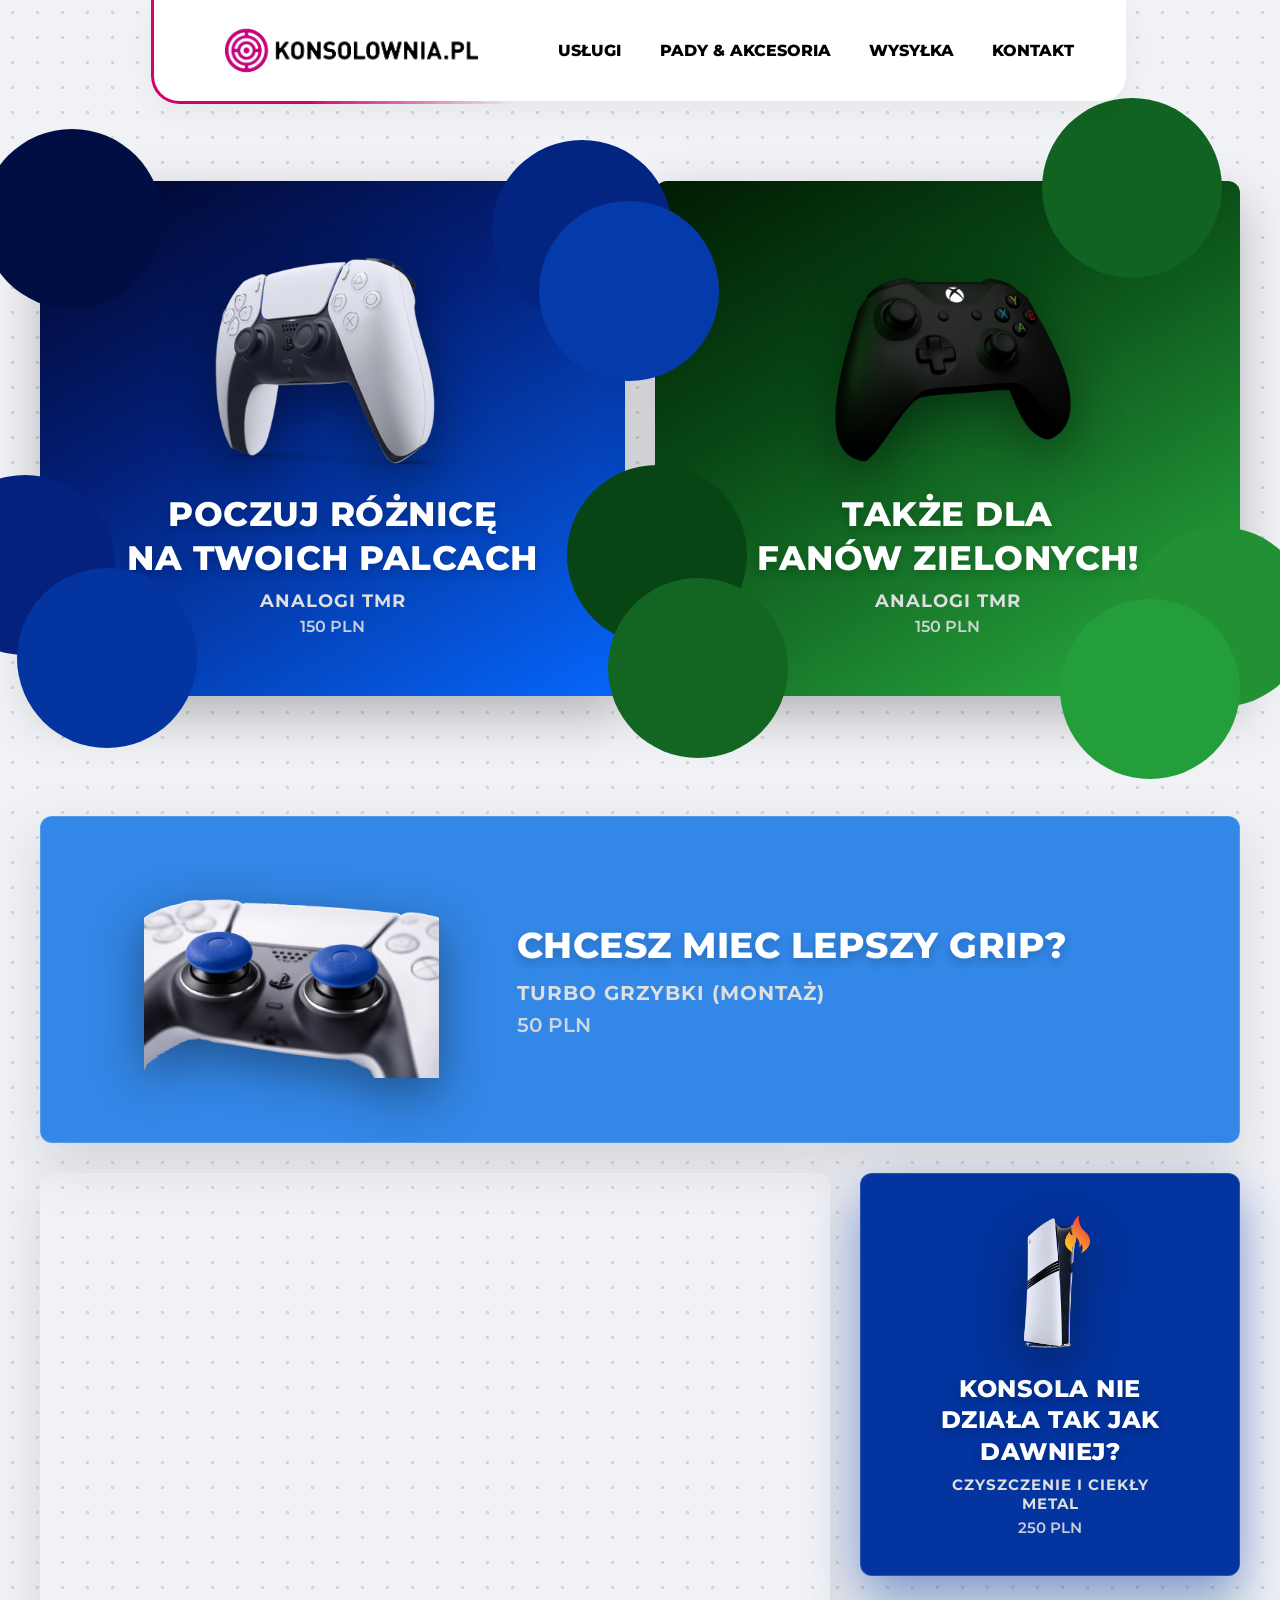
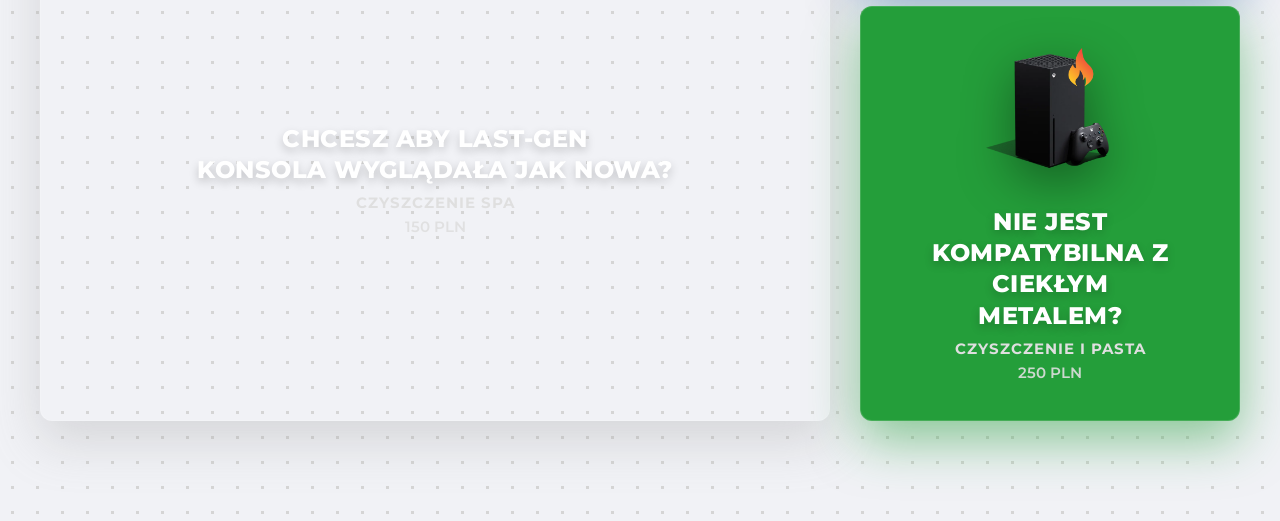
<file: index.html>
<!DOCTYPE html>
<html lang="pl">

<head>
    <meta charset="UTF-8">
    <meta name="viewport" content="width=device-width, initial-scale=1.0">
    <title>Konsolownia</title>
    <link href="https://fonts.googleapis.com/css2?family=Montserrat:wght@500;700;800&display=swap" rel="stylesheet">
    <link rel="stylesheet" href="style.css">
</head>

<body>

    <div class="header-wrapper">
        <div class="header-accent"></div>
        <nav class="header">
            <div class="logo-container">
                <img src="images/konsolownia.png" alt="Konsolownia Logo">
            </div>
            <div class="hamburger" role="button" aria-label="Menu" tabindex="0">
                <span></span>
                <span></span>
                <span></span>
            </div>
            <ul class="nav-links">
                <li><a href="#">USŁUGI</a></li>
                <li><a href="akcesoria/">PADY & AKCESORIA</a></li>
                <li><a href="wysylka/">WYSYŁKA</a></li>
                <li><a href="kontakt/">KONTAKT</a></li>
            </ul>
        </nav>
    </div>

    <main>
        <div class="top-cards">
            <div class="card-container">
                <div class="circle blue-circle-1"></div>
                <div class="circle blue-circle-2"></div>
                <div class="circle blue-circle-3"></div>
                <div class="circle blue-circle-4"></div>
                <div class="circle blue-circle-5"></div>

                <div class="card blue-card">
                    <img src="images/section-01.png" alt="PS5 Controllers" class="product-img">
                    <div class="card-text">
                        <h2>POCZUJ RÓŻNICĘ<br>NA TWOICH PALCACH</h2>
                        <p>ANALOGI TMR</p>
                        <div class="price">150 PLN</div>
                    </div>
                </div>
            </div>

            <div class="card-container">
                <div class="circle green-circle-1"></div>
                <div class="circle green-circle-2"></div>
                <div class="circle green-circle-3"></div>
                <div class="circle green-circle-4"></div>
                <div class="circle green-circle-5"></div>

                <div class="card green-card">
                    <img src="images/xbox1.png" alt="Xbox Controllers" class="product-img">
                    <div class="card-text">
                        <h2>TAKŻE DLA<br>FANÓW ZIELONYCH!</h2>
                        <p>ANALOGI TMR</p>
                        <div class="price">150 PLN</div>
                    </div>
                </div>
            </div>
        </div>

        <div class="gray-grid">
            <div class="card gray-card grid-span-full">
                <img src="images/grzybki.png" alt="Turbo grzybki do pada" class="product-img">
                <div class="card-text">
                    <h2>Chcesz miec lepszy grip?</h2>
                    <p>turbo grzybki (montaż)</p>
                    <div class="price">50 PLN</div>
                </div>
            </div>
            <div class="card gray-card animated-bg-card grid-span-large">
                <div class="image-slider">
                    <img src="images/ps5.png" alt="PlayStation 5" class="product-img">
                    <img src="images/xboxseries.png" alt="Xbox Series" class="product-img">
                    <img src="images/ps3.png" alt="PlayStation 3" class="product-img">
                    <img src="images/xbox360.png" alt="Xbox 360" class="product-img">
                </div>
                <div class="card-text">
                    <h2>Chcesz aby last-gen<br>konsola wyglądała jak nowa?</h2>
                    <p>Czyszczenie spa</p>
                    <div class="price">150 PLN</div>
                </div>
            </div>
            <div class="card gray-card gray-card-ps5 grid-span-small">
                <img src="images/ps5_hot.png" alt="Konsola PS5 przed naprawą" class="product-img">
                <div class="card-text">
                    <h2>Konsola nie działa tak jak dawniej?</h2>
                    <p>Czyszczenie i ciekły metal</p>
                    <div class="price">250 PLN</div>
                </div>
            </div>
            <div class="card gray-card gray-card-xbox grid-span-small">
                <img src="images/xbox_hot.png" alt="Konsola Xbox przed naprawą" class="product-img">
                <div class="card-text">
                    <h2>Nie jest kompatybilna z ciekłym metalem?</h2>
                    <p>Czyszczenie i pasta</p>
                    <div class="price">250 PLN</div>
                </div>
            </div>
        </div>
    </main>

    <script>
        window.addEventListener('scroll', () => {
            const header = document.querySelector('.header-wrapper');
            if (window.scrollY > 10) {
                header.classList.add('scrolled');
            } else {
                header.classList.remove('scrolled');
            }
        });

        const hamburger = document.querySelector('.hamburger');
        const navLinks = document.querySelector('.nav-links');

        hamburger.addEventListener('click', () => {
            navLinks.classList.toggle('active');
            hamburger.classList.toggle('active');
        });

        hamburger.addEventListener('keydown', (e) => {
            if (e.key === 'Enter' || e.key === ' ') {
                e.preventDefault();
                navLinks.classList.toggle('active');
                hamburger.classList.toggle('active');
            }
        });
    </script>
</body>

</html>
</file>
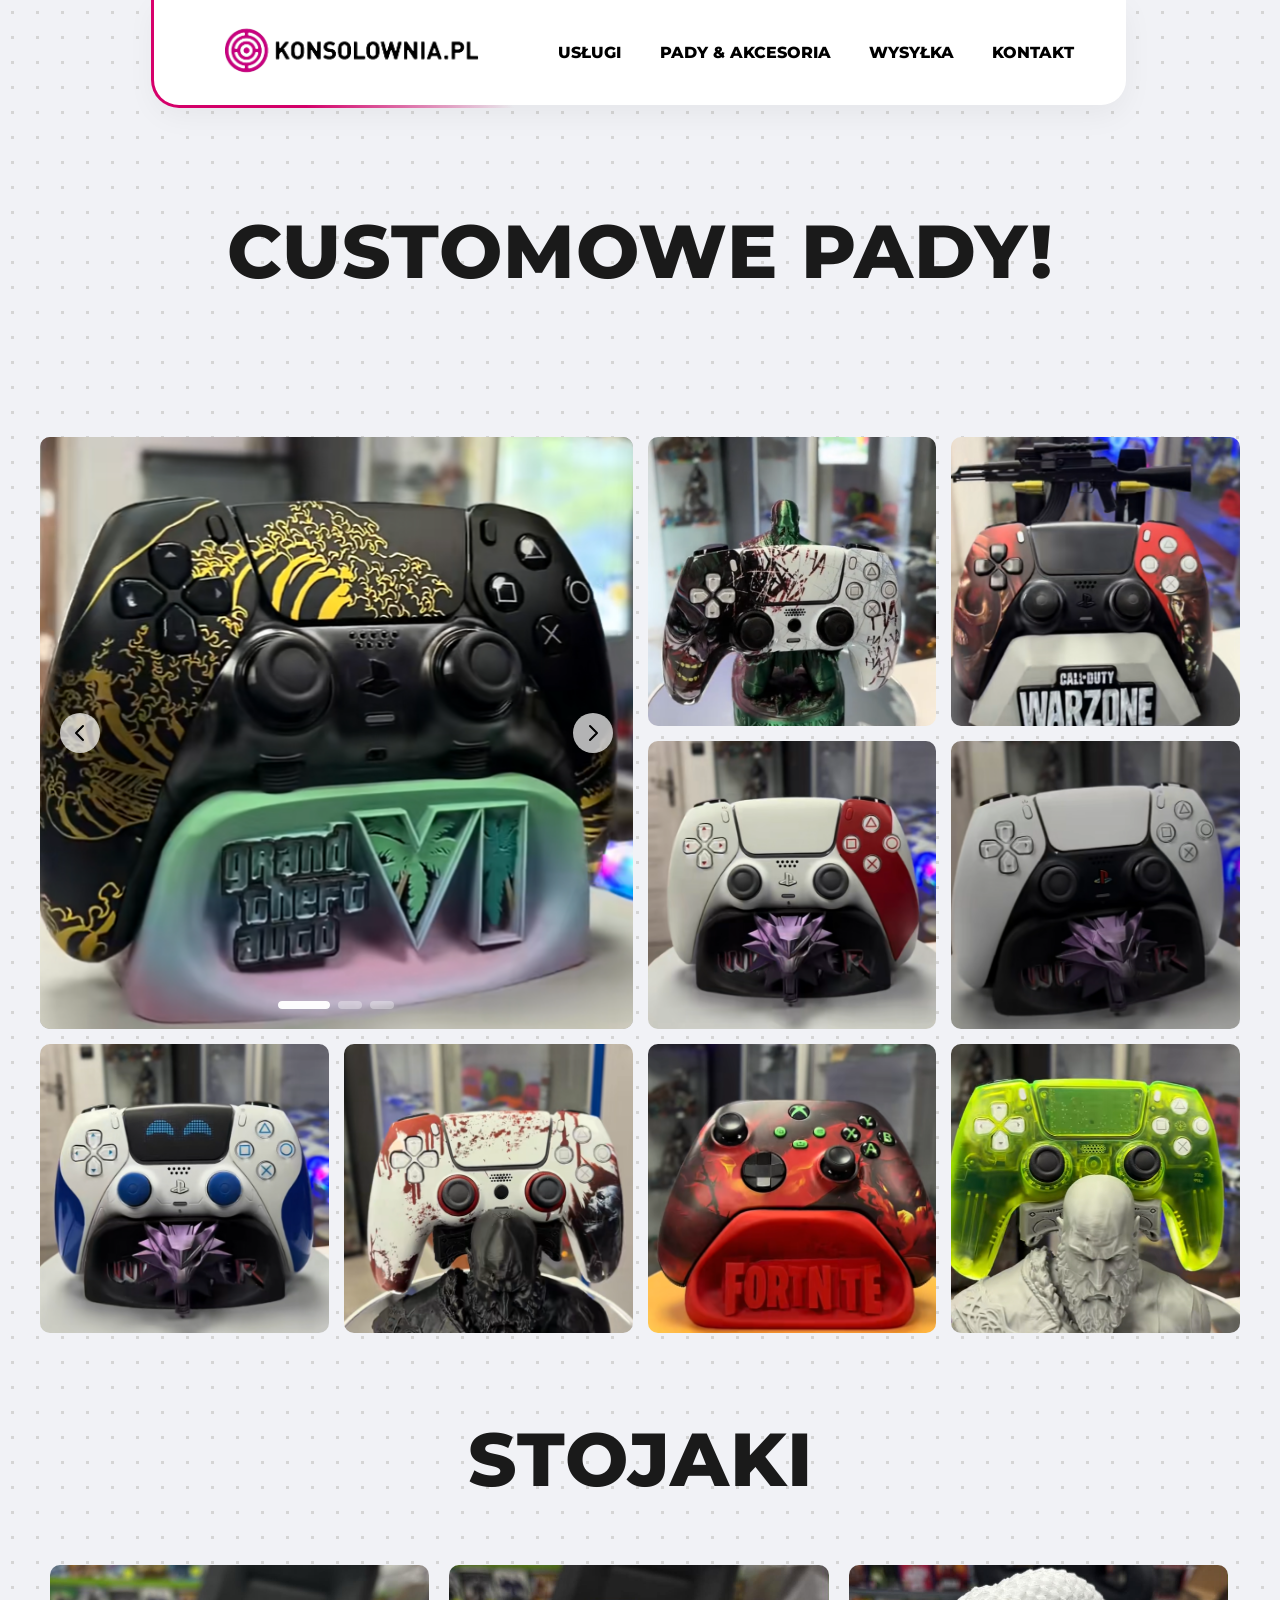
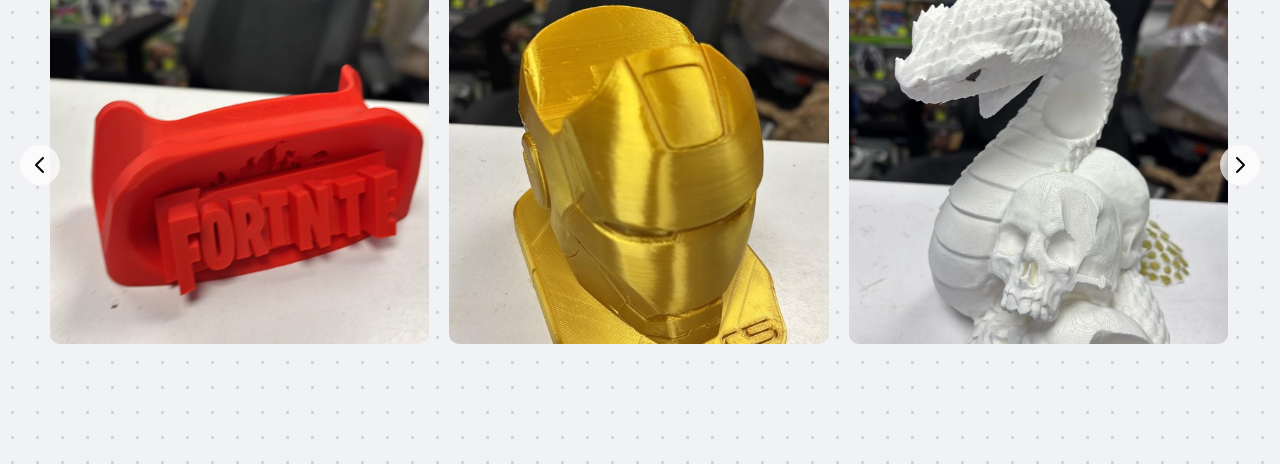
<file: akcesoria/index.html>
<!DOCTYPE html>
<html lang="pl">

<head>
    <meta charset="UTF-8">
    <meta name="viewport" content="width=device-width, initial-scale=1.0">
    <title>Konsolownia - Akcesoria</title>
    <link href="https://fonts.googleapis.com/css2?family=Montserrat:wght@500;700;800&display=swap" rel="stylesheet">
    <link rel="stylesheet" href="../style.css">
    <link rel="stylesheet" href="akcesoria.css">
</head>

<body>

    <div class="header-wrapper">
        <div class="header-accent"></div>
        <nav class="header">
            <div class="logo-container">
                <a href="../"><img src="../images/konsolownia.png" alt="Konsolownia Logo"></a>
            </div>
            <div class="hamburger" role="button" aria-label="Menu" tabindex="0">
                <span></span>
                <span></span>
                <span></span>
            </div>
            <ul class="nav-links">
                <li><a href="../">USŁUGI</a></li>
                <li><a href="./">PADY & AKCESORIA</a></li>
                <li><a href="../wysylka/">WYSYŁKA</a></li>
                <li><a href="../kontakt/">KONTAKT</a></li>
            </ul>
        </nav>
    </div>

    <main class="akcesoria-main">
        <h1 class="page-title">CUSTOMOWE PADY!</h1>

        <div class="custom-gallery">
            <div class="gallery-grid">
                <!-- Large swiping block -->
                <div class="gallery-large-block gallery-item">
                    <button class="slider-arrow prev-arrow" aria-label="Previous image">
                        <svg viewBox="0 0 24 24" fill="none">
                            <path d="M15 19l-7-7 7-7" stroke="currentColor" stroke-width="2" stroke-linecap="round"
                                stroke-linejoin="round" />
                        </svg>
                    </button>
                    <button class="slider-arrow next-arrow" aria-label="Next image">
                        <svg viewBox="0 0 24 24" fill="none">
                            <path d="M9 5l7 7-7 7" stroke="currentColor" stroke-width="2" stroke-linecap="round"
                                stroke-linejoin="round" />
                        </svg>
                    </button>

                    <div class="gallery-slider">
                        <div class="slider-item">
                            <img src="../images/pady/pad1.png" alt="Customowy Pad 1">
                        </div>
                        <div class="slider-item">
                            <img src="../images/pady/pad2.png" alt="Customowy Pad 2">
                        </div>
                        <div class="slider-item">
                            <img src="../images/pady/pad3.png" alt="Customowy Pad 3">
                        </div>
                    </div>

                    <div class="slider-indicators" role="tablist">
                        <span class="indicator active" data-index="0" role="tab" tabindex="0" aria-label="Slajd 1"
                            aria-selected="true"></span>
                        <span class="indicator" data-index="1" role="tab" tabindex="0" aria-label="Slajd 2"
                            aria-selected="false"></span>
                        <span class="indicator" data-index="2" role="tab" tabindex="0" aria-label="Slajd 3"
                            aria-selected="false"></span>
                    </div>
                </div>

                <!-- 8 Smaller blocks -->
                <div class="gallery-small-block gallery-item">
                    <img src="../images/pady/pad4.png" alt="Customowy Pad 4">
                </div>
                <div class="gallery-small-block gallery-item">
                    <img src="../images/pady/pad5.png" alt="Customowy Pad 5">
                </div>
                <div class="gallery-small-block gallery-item">
                    <img src="../images/pady/pad6.png" alt="Customowy Pad 6">
                </div>
                <div class="gallery-small-block gallery-item">
                    <img src="../images/pady/pad7.png" alt="Customowy Pad 7">
                </div>
                <div class="gallery-small-block gallery-item">
                    <img src="../images/pady/pad8.png" alt="Customowy Pad 8">
                </div>
                <div class="gallery-small-block gallery-item">
                    <img src="../images/pady/pad9.png" alt="Customowy Pad 9">
                </div>
                <div class="gallery-small-block gallery-item">
                    <img src="../images/pady/pad10.png" alt="Customowy Pad 10">
                </div>
                <div class="gallery-small-block gallery-item">
                    <img src="../images/pady/pad11.png" alt="Customowy Pad 11">
                </div>
            </div>
            <h1 class="page-title" style="margin-top: 80px;">STOJAKI</h1>

            <div class="stojaki-slider-container">
                <button class="slider-arrow prev-arrow stojaki-prev" aria-label="Previous image">
                    <svg viewBox="0 0 24 24" fill="none">
                        <path d="M15 19l-7-7 7-7" stroke="currentColor" stroke-width="2" stroke-linecap="round"
                            stroke-linejoin="round" />
                    </svg>
                </button>
                <button class="slider-arrow next-arrow stojaki-next" aria-label="Next image">
                    <svg viewBox="0 0 24 24" fill="none">
                        <path d="M9 5l7 7-7 7" stroke="currentColor" stroke-width="2" stroke-linecap="round"
                            stroke-linejoin="round" />
                    </svg>
                </button>

                <div class="stojaki-slider">
                    <div class="stojaki-item">
                        <img src="../images/stojaki/58c4ffa3-fc5d-47c8-93b4-928f5fe8b265.jpg" alt="Stojak">
                    </div>
                    <div class="stojaki-item">
                        <img src="../images/stojaki/6ff23b5e-7c3e-4bc6-9e9f-a4c78ec19944 (1).jpg" alt="Stojak">
                    </div>
                    <div class="stojaki-item">
                        <img src="../images/stojaki/b44e65d2-81ef-49c8-bd2f-269dceb7cdeb.jpg" alt="Stojak">
                    </div>
                    <div class="stojaki-item">
                        <img src="../images/stojaki/de9a9421-7ab4-4774-8426-0d872a76a481.jpg" alt="Stojak">
                    </div>
                    <div class="stojaki-item">
                        <img src="../images/stojaki/e862455b-3d27-461d-97de-fdd8f187ab4a.jpg" alt="Stojak">
                    </div>
                    <div class="stojaki-item">
                        <img src="../images/stojaki/fd884126-16fa-4095-8abf-8b1bd3817d37.jpg" alt="Stojak">
                    </div>
                </div>
            </div>
    </main>

    <script>
        // croll i burger menu
        window.addEventListener('scroll', () => {
            const header = document.querySelector('.header-wrapper');
            if (window.scrollY > 10) {
                header.classList.add('scrolled');
            } else {
                header.classList.remove('scrolled');
            }
        });

        const hamburger = document.querySelector('.hamburger');
        const navLinks = document.querySelector('.nav-links');

        hamburger.addEventListener('click', () => {
            navLinks.classList.toggle('active');
            hamburger.classList.toggle('active');
        });

        hamburger.addEventListener('keydown', (e) => {
            if (e.key === 'Enter' || e.key === ' ') {
                e.preventDefault();
                navLinks.classList.toggle('active');
                hamburger.classList.toggle('active');
            }
        });

        // Slajdy padów
        const slider = document.querySelector('.gallery-slider');
        const prevBtn = document.querySelector('.prev-arrow');
        const nextBtn = document.querySelector('.next-arrow');
        const indicators = document.querySelectorAll('.indicator');

        const SLIDE_DURATION = 4000;
        document.querySelector('.slider-indicators').style.setProperty('--slide-duration', `${SLIDE_DURATION / 1000}s`);

        let currentIndex = 0;
        const totalItems = indicators.length;
        let autoTimer = null;

        function restartIndicatorAnimation(ind) {
            ind.classList.remove('active');
            void ind.offsetWidth;
            ind.classList.add('active');
        }

        function updateSlider(resetTimer = true) {
            const itemWidth = slider.clientWidth;
            slider.scrollTo({
                left: currentIndex * itemWidth,
                behavior: 'smooth'
            });

            indicators.forEach((ind, i) => {
                if (i === currentIndex) {
                    restartIndicatorAnimation(ind);
                    ind.setAttribute('aria-selected', 'true');
                } else {
                    ind.classList.remove('active');
                    ind.setAttribute('aria-selected', 'false');
                }
            });

            if (resetTimer) {
                clearInterval(autoTimer);
                startAutoScroll();
            }
        }

        function startAutoScroll() {
            autoTimer = setInterval(() => {
                currentIndex = (currentIndex + 1) % totalItems;
                updateSlider(false);
            }, SLIDE_DURATION);
        }

        prevBtn.addEventListener('click', () => {
            currentIndex = currentIndex > 0 ? currentIndex - 1 : totalItems - 1;
            updateSlider();
        });

        nextBtn.addEventListener('click', () => {
            currentIndex = currentIndex < totalItems - 1 ? currentIndex + 1 : 0;
            updateSlider();
        });

        // Klikanie w kropki
        indicators.forEach(indicator => {
            indicator.addEventListener('click', (e) => {
                currentIndex = parseInt(e.target.getAttribute('data-index'));
                updateSlider();
            });
            indicator.addEventListener('keydown', (e) => {
                if (e.key === 'Enter' || e.key === ' ') {
                    e.preventDefault();
                    currentIndex = parseInt(e.target.getAttribute('data-index'));
                    updateSlider();
                }
            });
        });

        let scrollDebounce;
        slider.addEventListener('scroll', () => {
            clearTimeout(scrollDebounce);
            scrollDebounce = setTimeout(() => {
                const itemWidth = slider.clientWidth;
                const newIndex = Math.round(slider.scrollLeft / itemWidth);
                if (newIndex !== currentIndex) {
                    currentIndex = newIndex;
                    updateSlider();
                }
            }, 80);
        });

        // Start
        updateSlider(false);
        startAutoScroll();

        // Slider stojaki
        const stojakiSlider = document.querySelector('.stojaki-slider');
        const stojakiPrevBtn = document.querySelector('.stojaki-prev');
        const stojakiNextBtn = document.querySelector('.stojaki-next');
        let stojakiAutoTimer = null;

        function startStojakiAutoScroll() {
            stojakiAutoTimer = setInterval(() => {
                const itemWidth = stojakiSlider.querySelector('.stojaki-item').clientWidth + 20;

                if (stojakiSlider.scrollLeft + stojakiSlider.clientWidth >= stojakiSlider.scrollWidth - 10) {
                    stojakiSlider.scrollTo({ left: 0, behavior: 'smooth' });
                } else {
                    stojakiSlider.scrollBy({ left: itemWidth, behavior: 'smooth' });
                }
            }, 5000);
        }

        function resetStojakiTimer() {
            clearInterval(stojakiAutoTimer);
            startStojakiAutoScroll();
        }

        stojakiPrevBtn.addEventListener('click', () => {
            const itemWidth = stojakiSlider.querySelector('.stojaki-item').clientWidth + 20;

            if (stojakiSlider.scrollLeft <= 10) {
                stojakiSlider.scrollTo({ left: stojakiSlider.scrollWidth, behavior: 'smooth' });
            } else {
                stojakiSlider.scrollBy({ left: -itemWidth, behavior: 'smooth' });
            }
            resetStojakiTimer();
        });

        stojakiNextBtn.addEventListener('click', () => {
            const itemWidth = stojakiSlider.querySelector('.stojaki-item').clientWidth + 20;

            if (stojakiSlider.scrollLeft + stojakiSlider.clientWidth >= stojakiSlider.scrollWidth - 10) {
                stojakiSlider.scrollTo({ left: 0, behavior: 'smooth' });
            } else {
                stojakiSlider.scrollBy({ left: itemWidth, behavior: 'smooth' });
            }
            resetStojakiTimer();
        });

        stojakiSlider.addEventListener('touchstart', () => clearInterval(stojakiAutoTimer));
        stojakiSlider.addEventListener('touchend', () => resetStojakiTimer());
        stojakiSlider.addEventListener('mouseenter', () => clearInterval(stojakiAutoTimer));
        stojakiSlider.addEventListener('mouseleave', () => resetStojakiTimer());

        startStojakiAutoScroll();
    </script>
</body>

</html>
</file>
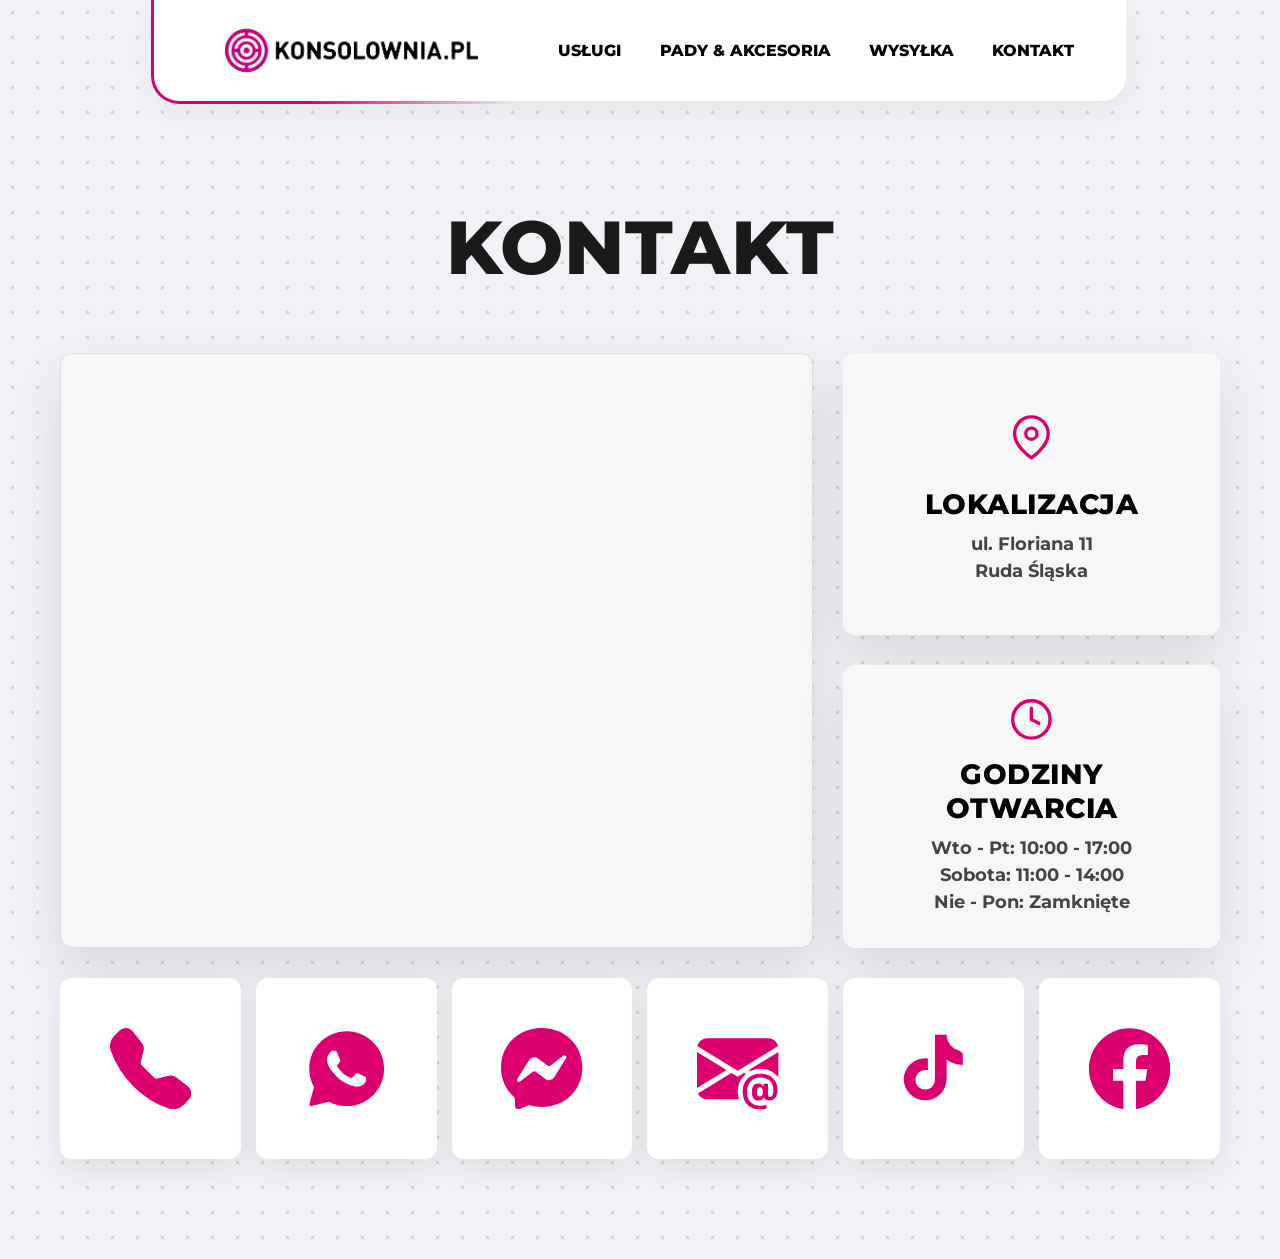
<file: kontakt/index.html>
<!DOCTYPE html>
<html lang="pl">

<head>
    <meta charset="UTF-8">
    <meta name="viewport" content="width=device-width, initial-scale=1.0">
    <title>Konsolownia - Kontakt</title>
    <meta name="description"
        content="Skontaktuj się z Konsolownia - telefon, WhatsApp, Messenger, e-mail, TikTok i Facebook.">
    <link href="https://fonts.googleapis.com/css2?family=Montserrat:wght@500;700;800&display=swap" rel="stylesheet">
    <link rel="stylesheet" href="../style.css">
    <link rel="stylesheet" href="kontakt.css">
</head>

<body>

    <div class="header-wrapper">
        <div class="header-accent"></div>
        <nav class="header">
            <div class="logo-container">
                <img src="../images/konsolownia.png" alt="Konsolownia Logo">
            </div>
            <div class="hamburger" role="button" aria-label="Menu" tabindex="0">
                <span></span>
                <span></span>
                <span></span>
            </div>
            <ul class="nav-links">
                <li><a href="../">USŁUGI</a></li>
                <li><a href="../akcesoria/">PADY & AKCESORIA</a></li>
                <li><a href="../wysylka/">WYSYŁKA</a></li>
                <li><a href="./">KONTAKT</a></li>
            </ul>
        </nav>
    </div>

    <main class="kontakt-main">
        <h1 class="page-title">KONTAKT</h1>

        <div class="contact-grid-top">
            <div class="contact-card map-card">
                <iframe title="Mapa lokalizacji Konsolownia"
                    src="https://www.google.com/maps/embed?pb=!1m18!1m12!1m3!1d2547.7819363813824!2d18.88048187735075!3d50.31466139713062!2m3!1f0!2f0!3f0!3m2!1i1024!2i768!4f13.1!3m3!1m2!1s0x4716d2b2b5982277%3A0xaa7a6149567de9c2!2sKonsolownia.pl!5e0!3m2!1spl!2spl!4v1774788248690!5m2!1spl!2spl"
                    allowfullscreen="" loading="lazy" referrerpolicy="no-referrer-when-downgrade"></iframe>
            </div>

            <div class="contact-info-col">
                <div class="contact-card info-card location-card">
                    <div class="card-icon">
                        <svg xmlns="http://www.w3.org/2000/svg" viewBox="0 0 24 24" fill="none" stroke="currentColor"
                            stroke-width="1.8" stroke-linecap="round" stroke-linejoin="round">
                            <path d="M21 10c0 7-9 13-9 13s-9-6-9-13a9 9 0 0 1 18 0z"></path>
                            <circle cx="12" cy="10" r="3"></circle>
                        </svg>
                    </div>
                    <h3>LOKALIZACJA</h3>
                    <p>ul. Floriana 11<br>Ruda Śląska</p>
                </div>
                <div class="contact-card info-card hours-card">
                    <div class="card-icon">
                        <svg xmlns="http://www.w3.org/2000/svg" viewBox="0 0 24 24" fill="none" stroke="currentColor"
                            stroke-width="1.8" stroke-linecap="round" stroke-linejoin="round">
                            <circle cx="12" cy="12" r="10"></circle>
                            <polyline points="12 6 12 12 16 14"></polyline>
                        </svg>
                    </div>
                    <h3>GODZINY OTWARCIA</h3>
                    <p>Wto - Pt: 10:00 - 17:00<br>Sobota: 11:00 - 14:00<br>Nie - Pon: Zamknięte</p>
                </div>
            </div>
        </div>

        <div class="contact-grid-bottom">
            <a href="tel:+48791726268" class="contact-card" id="contact-phone" aria-label="Zadzwoń do nas">
                <div class="card-icon">
                    <svg xmlns="http://www.w3.org/2000/svg" width="16" height="16" fill="currentColor"
                        class="bi bi-telephone-fill" viewBox="0 0 16 16">
                        <path fill-rule="evenodd"
                            d="M1.885.511a1.745 1.745 0 0 1 2.61.163L6.29 2.98c.329.423.445.974.315 1.494l-.547 2.19a.68.68 0 0 0 .178.643l2.457 2.457a.68.68 0 0 0 .644.178l2.189-.547a1.75 1.75 0 0 1 1.494.315l2.306 1.794c.829.645.905 1.87.163 2.611l-1.034 1.034c-.74.74-1.846 1.065-2.877.702a18.6 18.6 0 0 1-7.01-4.42 18.6 18.6 0 0 1-4.42-7.009c-.362-1.03-.037-2.137.703-2.877z" />
                    </svg>
                </div>
            </a>

            <a href="https://wa.me/48791726268" target="_blank" rel="noopener noreferrer" class="contact-card"
                id="contact-whatsapp" aria-label="Napisz na WhatsApp">
                <div class="card-icon">
                    <svg xmlns="http://www.w3.org/2000/svg" width="16" height="16" fill="currentColor"
                        viewBox="0 0 50 50">
                        <path
                            d="M25,2C12.318,2,2,12.318,2,25c0,3.96,1.023,7.854,2.963,11.29L2.037,46.73c-0.096,0.343-0.003,0.711,0.245,0.966 C2.473,47.893,2.733,48,3,48c0.08,0,0.161-0.01,0.24-0.029l10.896-2.699C17.463,47.058,21.21,48,25,48c12.682,0,23-10.318,23-23 S37.682,2,25,2z M36.57,33.116c-0.492,1.362-2.852,2.605-3.986,2.772c-1.018,0.149-2.306,0.213-3.72-0.231 c-0.857-0.27-1.957-0.628-3.366-1.229c-5.923-2.526-9.791-8.415-10.087-8.804C15.116,25.235,13,22.463,13,19.594 s1.525-4.28,2.067-4.864c0.542-0.584,1.181-0.73,1.575-0.73s0.787,0.005,1.132,0.021c0.363,0.018,0.85-0.137,1.329,1.001 c0.492,1.168,1.673,4.037,1.819,4.33c0.148,0.292,0.246,0.633,0.05,1.022c-0.196,0.389-0.294,0.632-0.59,0.973 s-0.62,0.76-0.886,1.022c-0.296,0.291-0.603,0.606-0.259,1.19c0.344,0.584,1.529,2.493,3.285,4.039 c2.255,1.986,4.158,2.602,4.748,2.894c0.59,0.292,0.935,0.243,1.279-0.146c0.344-0.39,1.476-1.703,1.869-2.286 s0.787-0.487,1.329-0.292c0.542,0.194,3.445,1.604,4.035,1.896c0.59,0.292,0.984,0.438,1.132,0.681 C37.062,30.587,37.062,31.755,36.57,33.116z">
                        </path>
                    </svg>
                </div>
            </a>

            <a href="https://m.me/konsolowniapl" target="_blank" rel="noopener noreferrer" class="contact-card"
                id="contact-messenger" aria-label="Napisz na Messenger">
                <div class="card-icon">
                    <svg xmlns="http://www.w3.org/2000/svg" width="16" height="16" fill="currentColor"
                        class="bi bi-messenger" viewBox="0 0 16 16">
                        <path
                            d="M0 7.76C0 3.301 3.493 0 8 0s8 3.301 8 7.76-3.493 7.76-8 7.76c-.81 0-1.586-.107-2.316-.307a.64.64 0 0 0-.427.03l-1.588.702a.64.64 0 0 1-.898-.566l-.044-1.423a.64.64 0 0 0-.215-.456C.956 12.108 0 10.092 0 7.76m5.546-1.459-2.35 3.728c-.225.358.214.761.551.506l2.525-1.916a.48.48 0 0 1 .578-.002l1.869 1.402a1.2 1.2 0 0 0 1.735-.32l2.35-3.728c.226-.358-.214-.761-.551-.506L9.728 7.381a.48.48 0 0 1-.578.002L7.281 5.98a1.2 1.2 0 0 0-1.735.32z" />
                    </svg>
                </div>
            </a>

            <a href="mailto:sklep@konsolownia.pl" class="contact-card" id="contact-email" aria-label="Wyślij e-mail">
                <div class="card-icon">
                    <svg xmlns="http://www.w3.org/2000/svg" width="16" height="16" fill="currentColor"
                        class="bi bi-envelope-at-fill" viewBox="0 0 16 16">
                        <path
                            d="M2 2A2 2 0 0 0 .05 3.555L8 8.414l7.95-4.859A2 2 0 0 0 14 2zm-2 9.8V4.698l5.803 3.546zm6.761-2.97-6.57 4.026A2 2 0 0 0 2 14h6.256A4.5 4.5 0 0 1 8 12.5a4.49 4.49 0 0 1 1.606-3.446l-.367-.225L8 9.586zM16 9.671V4.697l-5.803 3.546.338.208A4.5 4.5 0 0 1 12.5 8c1.414 0 2.675.652 3.5 1.671" />
                        <path
                            d="M15.834 12.244c0 1.168-.577 2.025-1.587 2.025-.503 0-1.002-.228-1.12-.648h-.043c-.118.416-.543.643-1.015.643-.77 0-1.259-.542-1.259-1.434v-.529c0-.844.481-1.4 1.26-1.4.585 0 .87.333.953.63h.03v-.568h.905v2.19c0 .272.18.42.411.42.315 0 .639-.415.639-1.39v-.118c0-1.277-.95-2.326-2.484-2.326h-.04c-1.582 0-2.64 1.067-2.64 2.724v.157c0 1.867 1.237 2.654 2.57 2.654h.045c.507 0 .935-.07 1.18-.18v.731c-.219.1-.643.175-1.237.175h-.044C10.438 16 9 14.82 9 12.646v-.214C9 10.36 10.421 9 12.485 9h.035c2.12 0 3.314 1.43 3.314 3.034zm-4.04.21v.227c0 .586.227.8.581.8.31 0 .564-.17.564-.743v-.367c0-.516-.275-.708-.572-.708-.346 0-.573.245-.573.791" />
                    </svg>
                </div>
            </a>

            <a href="https://www.tiktok.com/@rav_konsolownia" target="_blank" rel="noopener noreferrer"
                class="contact-card" id="contact-tiktok" aria-label="Odwiedź naszego TikToka">
                <div class="card-icon">
                    <svg xmlns="http://www.w3.org/2000/svg" viewBox="0 0 24 24" fill="currentColor">
                        <path
                            d="M19.59 6.69a4.83 4.83 0 0 1-3.77-4.25V2h-3.45v13.67a2.89 2.89 0 0 1-2.88 2.5 2.89 2.89 0 0 1-2.89-2.89 2.89 2.89 0 0 1 2.89-2.89c.28 0 .55.04.81.1v-3.5a6.37 6.37 0 0 0-.81-.05A6.34 6.34 0 0 0 3.15 15a6.34 6.34 0 0 0 6.34 6.34 6.34 6.34 0 0 0 6.34-6.34V9.37a8.16 8.16 0 0 0 4.76 1.51v-3.45a4.85 4.85 0 0 1-1-.74z" />
                    </svg>
                </div>
            </a>

            <a href="https://www.facebook.com/konsolowniapl" target="_blank" rel="noopener noreferrer"
                class="contact-card" id="contact-facebook" aria-label="Odwiedź naszego Facebooka">
                <div class="card-icon">
                    <svg xmlns="http://www.w3.org/2000/svg" viewBox="0 0 24 24" fill="currentColor">
                        <path
                            d="M24 12.073c0-6.627-5.373-12-12-12s-12 5.373-12 12c0 5.99 4.388 10.954 10.125 11.854v-8.385H7.078v-3.47h3.047V9.43c0-3.007 1.792-4.669 4.533-4.669 1.312 0 2.686.235 2.686.235v2.953H15.83c-1.491 0-1.956.925-1.956 1.874v2.25h3.328l-.532 3.47h-2.796v8.385C19.612 23.027 24 18.062 24 12.073z" />
                    </svg>
                </div>
            </a>
        </div>

    </main>

    <script>
        window.addEventListener('scroll', () => {
            const header = document.querySelector('.header-wrapper');
            if (window.scrollY > 10) {
                header.classList.add('scrolled');
            } else {
                header.classList.remove('scrolled');
            }
        });

        const hamburger = document.querySelector('.hamburger');
        const navLinks = document.querySelector('.nav-links');

        hamburger.addEventListener('click', () => {
            navLinks.classList.toggle('active');
            hamburger.classList.toggle('active');
        });

        hamburger.addEventListener('keydown', (e) => {
            if (e.key === 'Enter' || e.key === ' ') {
                e.preventDefault();
                navLinks.classList.toggle('active');
                hamburger.classList.toggle('active');
            }
        });
    </script>
</body>

</html>
</file>
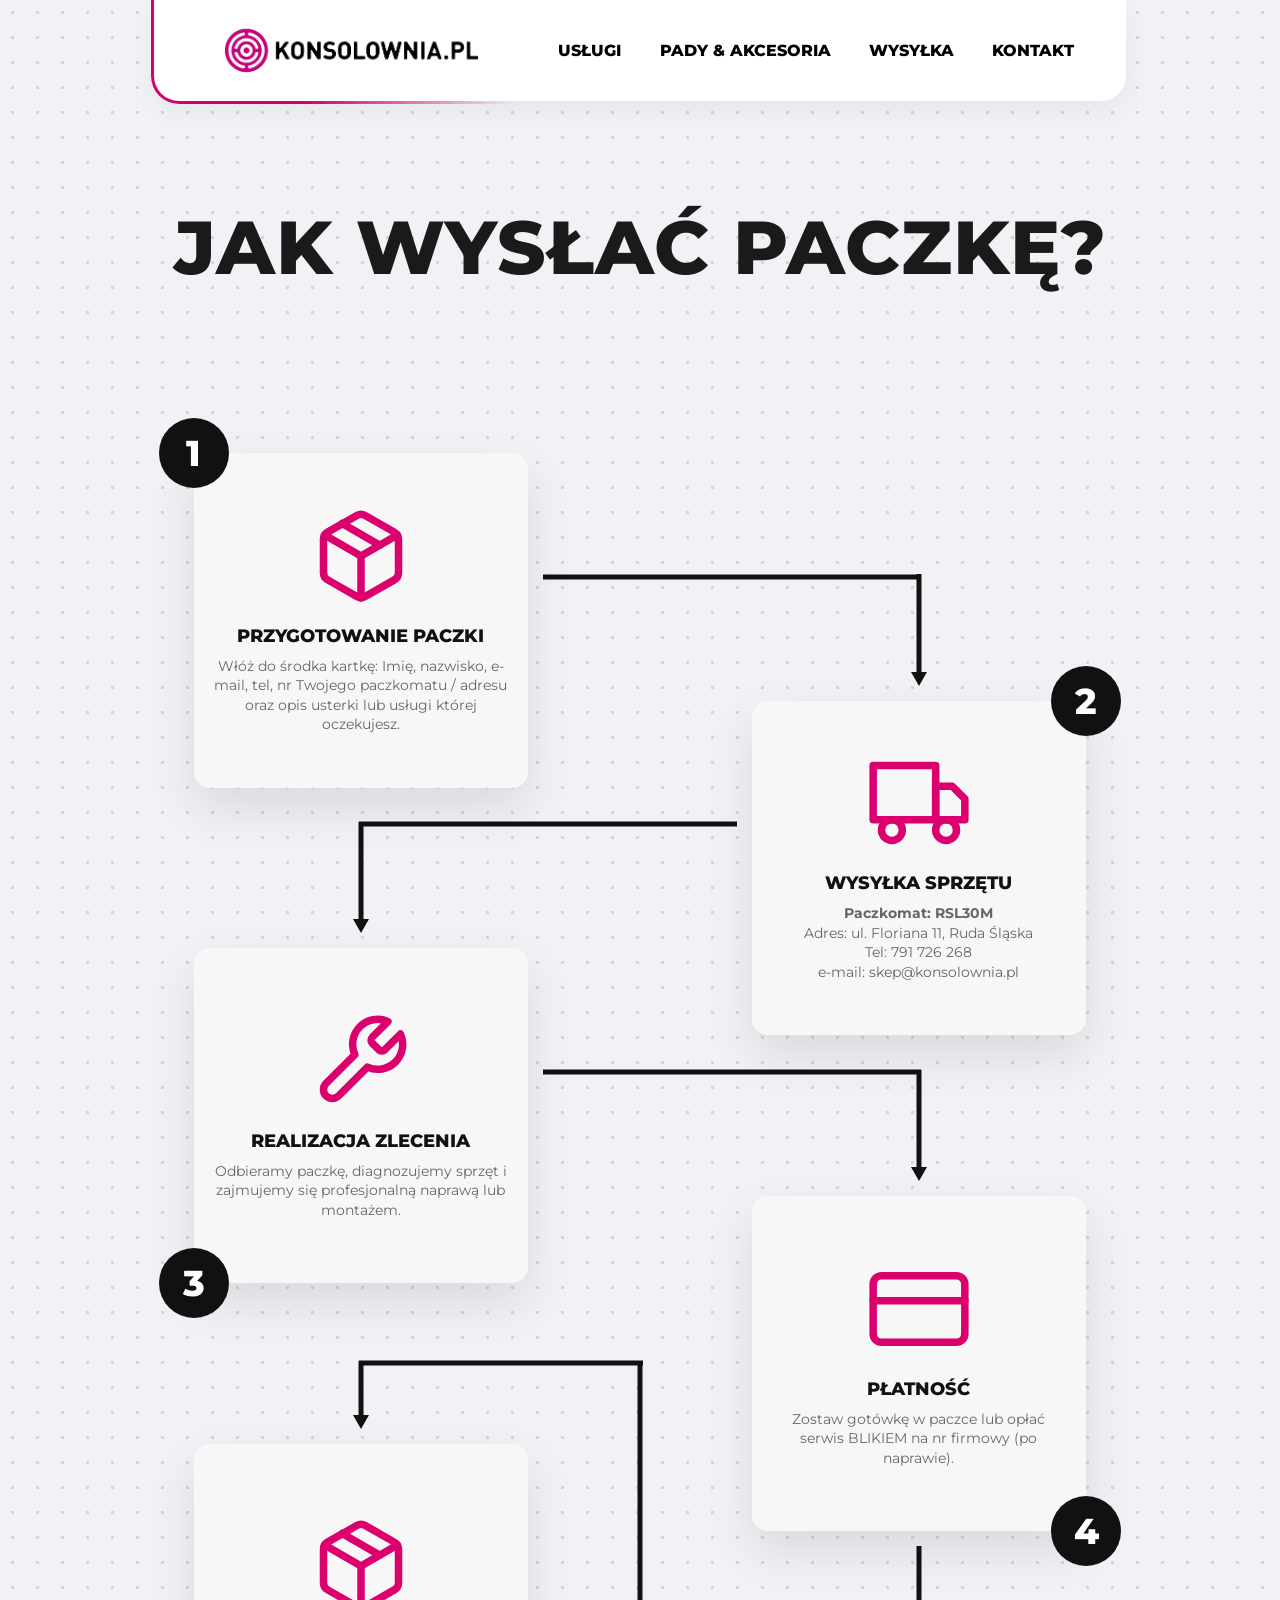
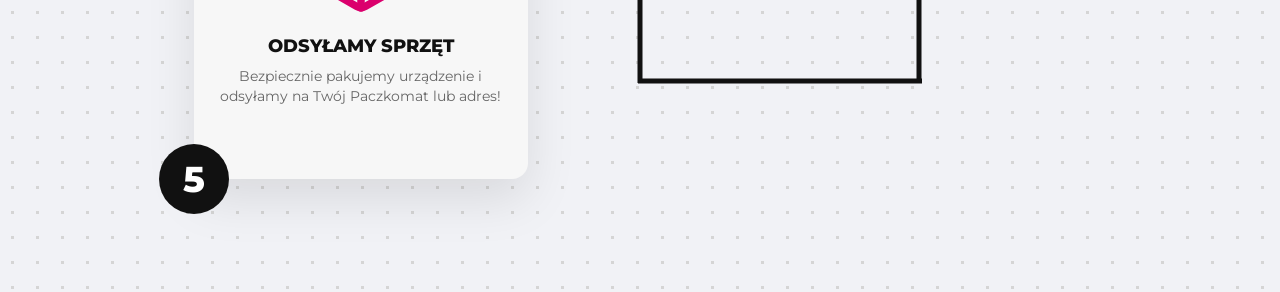
<file: wysylka/index.html>
<!DOCTYPE html>
<html lang="pl">

<head>
    <meta charset="UTF-8">
    <meta name="viewport" content="width=device-width, initial-scale=1.0">
    <title>Konsolownia - Wysyłka</title>
    <link href="https://fonts.googleapis.com/css2?family=Montserrat:wght@500;700;800&display=swap" rel="stylesheet">
    <link rel="stylesheet" href="../style.css">
    <link rel="stylesheet" href="wysylka.css">
</head>

<body>

    <div class="header-wrapper">
        <div class="header-accent"></div>
        <nav class="header">
            <div class="logo-container">
                <img src="../images/konsolownia.png" alt="Konsolownia Logo">
            </div>
            <div class="hamburger" role="button" aria-label="Menu" tabindex="0">
                <span></span>
                <span></span>
                <span></span>
            </div>
            <ul class="nav-links">
                <li><a href="../">USŁUGI</a></li>
                <li><a href="../akcesoria/">PADY & AKCESORIA</a></li>
                <li><a href="./">WYSYŁKA</a></li>
                <li><a href="../kontakt/">KONTAKT</a></li>
            </ul>
        </nav>
    </div>

    <main class="wysylka-main">
        <h1 class="page-title">JAK WYSŁAĆ PACZKĘ?</h1>

        <div class="steps-wrapper">
            <div class="steps-aspect-ratio"></div>
            <div class="steps-content">

                <!-- Desktop arrows -->
                <div class="desktop-arrows">
                    <div class="line a1-h"></div>
                    <div class="line a1-v"></div>
                    <div class="arrow-head a1-head"></div>

                    <div class="line a2-h"></div>
                    <div class="line a2-v"></div>
                    <div class="arrow-head a2-head"></div>

                    <div class="line a3-h"></div>
                    <div class="line a3-v"></div>
                    <div class="arrow-head a3-head"></div>

                    <div class="line a4-v1"></div>
                    <div class="line a4-h1"></div>
                    <div class="line a4-v2"></div>
                    <div class="line a4-h2"></div>
                    <div class="line a4-v3"></div>
                    <div class="arrow-head a4-head"></div>
                </div>

                <!-- Box 1 -->
                <div class="step-box box1">
                    <div class="step-num step-num-1">1</div>
                    <div class="icon-wrapper">
                        <svg xmlns="http://www.w3.org/2000/svg" viewBox="0 0 24 24" class="feather feather-package">
                            <line x1="16.5" y1="9.4" x2="7.5" y2="4.21"></line>
                            <path
                                d="M21 16V8a2 2 0 0 0-1-1.73l-7-4a2 2 0 0 0-2 0l-7 4A2 2 0 0 0 3 8v8a2 2 0 0 0 1 1.73l7 4a2 2 0 0 0 2 0l7-4A2 2 0 0 0 21 16z">
                            </path>
                            <polyline points="3.27 6.96 12 12.01 20.73 6.96"></polyline>
                            <line x1="12" y1="22.08" x2="12" y2="12"></line>
                        </svg>
                    </div>
                    <div class="step-text">
                        <h3>PRZYGOTOWANIE PACZKI</h3>
                        <p>Włóż do środka kartkę: Imię, nazwisko, e-mail, tel, nr Twojego paczkomatu / adresu oraz opis
                            usterki
                            lub usługi której oczekujesz.
                        </p>
                    </div>
                    <div class="mobile-arrow-head"></div>
                </div>

                <!-- Box 2 -->
                <div class="step-box box2">
                    <div class="step-num step-num-2">2</div>
                    <div class="icon-wrapper">
                        <svg xmlns="http://www.w3.org/2000/svg" viewBox="0 0 24 24" class="feather feather-truck">
                            <rect x="1" y="3" width="15" height="13"></rect>
                            <polygon points="16 8 20 8 23 11 23 16 16 16 16 8"></polygon>
                            <circle cx="5.5" cy="18.5" r="2.5"></circle>
                            <circle cx="18.5" cy="18.5" r="2.5"></circle>
                        </svg>
                    </div>
                    <div class="step-text">
                        <h3>WYSYŁKA SPRZĘTU</h3>
                        <p><b>Paczkomat: RSL30M</b><br>Adres: ul. Floriana
                            11, Ruda Śląska <br>Tel: 791 726 268<br>e-mail: skep@konsolownia.pl</p>
                    </div>
                    <div class="mobile-arrow-head"></div>
                </div>

                <!-- Box 3 -->
                <div class="step-box box3">
                    <div class="step-num step-num-3">3</div>
                    <div class="icon-wrapper">
                        <svg xmlns="http://www.w3.org/2000/svg" viewBox="0 0 24 24" class="feather feather-tool">
                            <path
                                d="M14.7 6.3a1 1 0 0 0 0 1.4l1.6 1.6a1 1 0 0 0 1.4 0l3.77-3.77a6 6 0 0 1-7.94 7.94l-6.91 6.91a2.12 2.12 0 0 1-3-3l6.91-6.91a6 6 0 0 1 7.94-7.94l-3.76 3.76z">
                            </path>
                        </svg>
                    </div>
                    <div class="step-text">
                        <h3>REALIZACJA ZLECENIA</h3>
                        <p>Odbieramy paczkę, diagnozujemy sprzęt i zajmujemy się profesjonalną naprawą lub montażem.</p>
                    </div>
                    <div class="mobile-arrow-head"></div>
                </div>

                <!-- Box 4 -->
                <div class="step-box box4">
                    <div class="step-num step-num-4">4</div>
                    <div class="icon-wrapper">
                        <svg xmlns="http://www.w3.org/2000/svg" viewBox="0 0 24 24" class="feather feather-credit-card">
                            <rect x="1" y="4" width="22" height="16" rx="2" ry="2"></rect>
                            <line x1="1" y1="10" x2="23" y2="10"></line>
                        </svg>
                    </div>
                    <div class="step-text">
                        <h3>PŁATNOŚĆ</h3>
                        <p>Zostaw gotówkę w paczce lub opłać serwis BLIKIEM na nr firmowy (po naprawie).</p>
                    </div>
                    <div class="mobile-arrow-head"></div>
                </div>

                <!-- Box 5 -->
                <div class="step-box box5">
                    <div class="step-num step-num-5">5</div>
                    <div class="icon-wrapper">
                        <svg xmlns="http://www.w3.org/2000/svg" viewBox="0 0 24 24" class="feather feather-package">
                            <line x1="16.5" y1="9.4" x2="7.5" y2="4.21"></line>
                            <path
                                d="M21 16V8a2 2 0 0 0-1-1.73l-7-4a2 2 0 0 0-2 0l-7 4A2 2 0 0 0 3 8v8a2 2 0 0 0 1 1.73l7 4a2 2 0 0 0 2 0l7-4A2 2 0 0 0 21 16z">
                            </path>
                            <polyline points="3.27 6.96 12 12.01 20.73 6.96"></polyline>
                            <line x1="12" y1="22.08" x2="12" y2="12"></line>
                        </svg>
                    </div>
                    <div class="step-text">
                        <h3>ODSYŁAMY SPRZĘT</h3>
                        <p>Bezpiecznie pakujemy urządzenie i odsyłamy na Twój Paczkomat lub adres!</p>
                    </div>
                </div>

            </div>
        </div>
    </main>

    <script>
        window.addEventListener('scroll', () => {
            const header = document.querySelector('.header-wrapper');
            if (window.scrollY > 10) {
                header.classList.add('scrolled');
            } else {
                header.classList.remove('scrolled');
            }
        });

        const hamburger = document.querySelector('.hamburger');
        const navLinks = document.querySelector('.nav-links');

        hamburger.addEventListener('click', () => {
            navLinks.classList.toggle('active');
            hamburger.classList.toggle('active');
        });

        hamburger.addEventListener('keydown', (e) => {
            if (e.key === 'Enter' || e.key === ' ') {
                e.preventDefault();
                navLinks.classList.toggle('active');
                hamburger.classList.toggle('active');
            }
        });
    </script>
</body>

</html>
</file>
<file: style.css>
* {
    box-sizing: border-box;
}

body {
    background-color: #f1f2f6;
    background-image: radial-gradient(#d5d5d5 1.5px, transparent 1.5px);
    background-size: 25px 25px;
    font-family: 'Montserrat', sans-serif;
    margin: 0;
    padding: 0;
    display: flex;
    flex-direction: column;
    align-items: center;
    position: relative;
    overflow-x: hidden;
    min-height: 100vh;
}

.header-wrapper {
    position: sticky;
    top: 0;
    z-index: 1000;
    margin: 0 auto 80px auto;
    width: fit-content;
    max-width: 100%;
}

.header {
    background: #ffffff;
    padding: 12px clamp(20px, 4vw, 60px);
    border-radius: 0 0 25px 25px;
    display: flex;
    align-items: center;
    justify-content: center;
    gap: clamp(20px, 4vw, 80px);
    position: relative;
    z-index: 2;
    box-shadow: 0 10px 30px rgba(0, 0, 0, 0.05);
    transition: all 0.4s cubic-bezier(0.4, 0, 0.2, 1);
}

.header-accent {
    position: absolute;
    top: 0;
    left: -3px;
    right: -3px;
    bottom: -3px;
    border-radius: 0 0 28px 28px;
    background: linear-gradient(60deg, #db006d 0%, #db006d 15%, transparent 35%);
    z-index: 1;
    transition: all 0.4s ease;
}

.scrolled .header {
    background: rgba(255, 255, 255, 0.85);
    backdrop-filter: blur(12px);
    -webkit-backdrop-filter: blur(12px);
    box-shadow: 0 10px 40px rgba(0, 0, 0, 0.1);
}

.scrolled .header-accent {
    opacity: 0.85;
}

.logo-container {
    display: flex;
    align-items: center;
}

.logo-container img {
    height: clamp(50px, 6vw, 80px);
    object-fit: contain;
}

.nav-links {
    list-style: none;
    display: flex;
    gap: clamp(15px, 3vw, 40px);
    margin: 0;
    padding: 0;
    margin-left: 10px;
}

.nav-links li {
    display: inline-block;
}

.nav-links a {
    text-decoration: none;
    color: #000000;
    font-weight: 800;
    font-size: 16px;
    text-transform: uppercase;
    letter-spacing: 0px;
}

.nav-links a:hover {
    color: #db006d;
}

.hamburger {
    display: none;
    flex-direction: column;
    cursor: pointer;
    gap: 6px;
    z-index: 100;
}

.hamburger span {
    width: 30px;
    height: 4px;
    background-color: #000;
    border-radius: 4px;
    transition: all 0.3s ease;
}

main {
    display: flex;
    flex-direction: column;
    align-items: center;
    gap: 80px;
    width: 100%;
    padding-bottom: 100px;
}

.top-cards {
    display: flex;
    flex-direction: row;
    flex-wrap: wrap;
    justify-content: center;
    gap: 30px;
    width: 100%;
    max-width: 1700px;
    padding: 0 40px;
}

.top-cards .card-container {
    flex: 1 1 calc(50% - 15px);
    max-width: calc(50% - 15px);
    width: 100%;
}

.card-container {
    position: relative;
    width: auto;
    max-width: 900px;
}

.card {
    position: relative;
    width: 100%;
    border-radius: 12px;
    padding: clamp(40px, 6vw, 80px) clamp(20px, 5vw, 60px) clamp(30px, 5vw, 60px) clamp(20px, 5vw, 60px);
    display: flex;
    flex-direction: column;
    align-items: center;
    z-index: 2;
    overflow: hidden;
    box-shadow: 0 20px 50px rgba(0, 0, 0, 0.25);
}

.blue-card {
    background: linear-gradient(150deg, #010427 0%, #03207a 40%, #0667fc 100%);
}

.green-card {
    background: linear-gradient(150deg, #011b01 0%, #084715 35%, #2bb243 100%);
}

.gray-grid {
    display: grid;
    grid-template-columns: repeat(3, 1fr);
    gap: 30px;
    width: 100%;
    max-width: 1700px;
    padding: 0 40px;
    margin-top: 40px;
    position: relative;
    z-index: 1;
}

.gray-grid>.grid-span-large {
    grid-column: span 2;
    grid-row: span 2;
}

.gray-grid>.grid-span-large .image-slider {
    max-width: 650px;
    width: 90%;
    margin-bottom: 30px;
}

.gray-grid>.grid-span-small {
    grid-column: span 1;
}

.gray-grid>.grid-span-full {
    grid-column: span 3;
    display: flex;
    flex-direction: row;
    justify-content: center;
    align-items: center;
    gap: 50px;
    padding: clamp(40px, 5vw, 80px) 60px;
    min-height: 260px;
}

.gray-grid>.grid-span-full .product-img {
    margin-bottom: 0;
    max-width: 350px;
    width: 40%;
}

.gray-grid>.grid-span-full .card-text {
    text-align: left;
    margin: 0;
    width: 60%;
}

.gray-grid>.grid-span-full .card-text h2 {
    justify-content: flex-start;
    text-align: left;
    font-size: clamp(20px, 4vw, 36px);
    margin-bottom: 12px;
}

.gray-grid>.grid-span-full .card-text p {
    font-size: clamp(15px, 2vw, 20px);
    margin-bottom: 8px;
}

.gray-grid>.grid-span-full .card-text .price {
    font-size: clamp(15px, 2vw, 20px);
}

.gray-card {
    background: linear-gradient(150deg, #3387e7 0%, #3387e7 35%, #3387e7 100%);
    padding: clamp(20px, 3vw, 40px) clamp(30px, 5vw, 70px);
    justify-content: center;
    z-index: 1;
    border: 1px solid rgba(255, 255, 255, 0.15);
    box-shadow: 0 20px 50px rgba(150, 150, 150, 0.3);
}

.gray-card-ps5 {
    background: #03349f;
    box-shadow: 0 20px 50px rgba(3, 52, 159, 0.5);
}

.gray-card-xbox {
    background: #249e3a;
    box-shadow: 0 20px 50px rgba(36, 158, 58, 0.5);
}

.gray-card .product-img {
    width: 100%;
    max-width: 450px;
    margin-bottom: 20px;
}

.gray-card .image-slider {
    position: relative;
    width: 100%;
    max-width: 450px;
    aspect-ratio: 16 / 9;
    margin-bottom: 20px;
}

.gray-card .image-slider .product-img {
    position: absolute;
    top: 0;
    left: 0;
    width: 100%;
    max-width: 100%;
    height: 100%;
    margin-bottom: 0;
    opacity: 0;
    animation: sliderFade 8s infinite;
}

.gray-card .image-slider .product-img:nth-child(1) {
    animation-delay: 0s;
}

.gray-card .image-slider .product-img:nth-child(2) {
    animation-delay: -6s;
}

.gray-card .image-slider .product-img:nth-child(3) {
    animation-delay: -4s;
}

.gray-card .image-slider .product-img:nth-child(4) {
    animation-delay: -2s;
}

@keyframes sliderFade {

    0%,
    20% {
        opacity: 1;
    }

    25%,
    95% {
        opacity: 0;
    }

    100% {
        opacity: 1;
    }
}

.animated-bg-card {
    background: none;
    animation: bgChange 8s infinite;
}

@keyframes bgChange {

    0%,
    20% {
        background-color: #03349f;
        box-shadow: 0 20px 50px rgba(3, 52, 159, 0.5);
    }

    25%,
    45% {
        background-color: #249e3a;
        box-shadow: 0 20px 50px rgba(36, 158, 58, 0.5);
    }

    50%,
    70% {
        background-color: #1a1a1a;
        box-shadow: 0 20px 50px rgba(0, 0, 0, 0.5);
    }

    75%,
    95% {
        background-color: #517a27;
        box-shadow: 0 20px 50px rgba(81, 122, 39, 0.5);
    }

    100% {
        background-color: #03349f;
        box-shadow: 0 20px 50px rgba(3, 52, 159, 0.5);
    }
}

.gray-card .card-text h2 {
    font-size: clamp(18px, 2.5vw, 24px);
    min-height: auto;
    margin-bottom: 8px;
}

.gray-card .card-text p {
    font-size: 15px;
}

.gray-card .card-text .price {
    font-size: 15px;
}

.product-img {
    width: 80%;
    max-width: 580px;
    aspect-ratio: 16 / 9;
    object-fit: contain;
    filter: drop-shadow(0px 15px 25px rgba(0, 0, 0, 0.4));
    margin-bottom: 25px;
}

.card-text {
    text-align: center;
    color: white;
}

.card-text h2 {
    font-size: clamp(24px, 4vw, 34px);
    font-weight: 800;
    margin: 0 0 10px 0;
    line-height: 1.3;
    text-transform: uppercase;
    letter-spacing: 0.5px;
    text-shadow: 0 4px 10px rgba(0, 0, 0, 0.2);
    min-height: 2.6em;
    display: flex;
    align-items: center;
    justify-content: center;
}

.card-text p {
    font-size: 18px;
    font-weight: 700;
    margin: 0;
    text-transform: uppercase;
    letter-spacing: 1px;
    color: #dfdfdf;
}

.card-text .price {
    font-size: 16px;
    font-weight: 600;
    margin-top: 5px;
    color: #dfdfdf;
    opacity: 0.9;
}

.circle {
    position: absolute;
    border-radius: 50%;
    z-index: 3;
    width: clamp(80px, 15vw, 180px);
    aspect-ratio: 1;
}

.blue-circle-1 {
    background: #010e44;
    top: -10%;
    left: -10%;
}

.blue-circle-2 {
    background: #03217d;
    bottom: 8%;
    left: -18%;
}

.blue-circle-3 {
    background: #03349f;
    bottom: -10%;
    left: -4%;
}

.blue-circle-4 {
    background: #032581;
    top: -8%;
    right: -8%;
}

.blue-circle-5 {
    background: #043aa9;
    top: 4%;
    right: -16%;
}

.green-circle-1 {
    background: #074514;
    bottom: 10%;
    left: -15%;
}

.green-circle-2 {
    background: #126622;
    bottom: -12%;
    left: -8%;
}

.green-circle-3 {
    background: #116321;
    top: -16%;
    right: 3%;
}

.green-circle-4 {
    background: #219134;
    bottom: -2%;
    right: -12%;
}

.green-circle-5 {
    background: #249e3a;
    bottom: -16%;
    right: 0%;
}

@media (max-width: 768px) {
    .header-wrapper {
        width: 100%;
        margin-bottom: 30px;
    }

    .header {
        padding: 15px 20px;
        justify-content: space-between;
        align-items: center;
        flex-wrap: wrap;
        gap: 0;
        border-radius: 0 0 20px 20px;
    }

    .header-accent {
        border-radius: 0 0 24px 24px;
        left: 0;
        right: 0;
    }

    .hamburger {
        display: flex;
    }

    .nav-links {
        margin: 0;
        width: 100%;
        background: transparent;
        flex-direction: column;
        align-items: center;
        padding: 0;
        gap: 20px;
        max-height: 0;
        overflow: hidden;
        opacity: 0;
        transition: max-height 0.4s cubic-bezier(0.4, 0, 0.2, 1), padding 0.4s ease, opacity 0.3s ease;
        pointer-events: none;
    }

    .nav-links.active {
        max-height: 300px;
        padding: 10px 0 20px 0;
        opacity: 1;
        pointer-events: auto;
    }

    .hamburger.active span:nth-child(1) {
        transform: translateY(10px) rotate(45deg);
    }

    .hamburger.active span:nth-child(2) {
        opacity: 0;
    }

    .hamburger.active span:nth-child(3) {
        transform: translateY(-10px) rotate(-45deg);
    }

    main {
        flex-direction: column;
        gap: 30px;
        padding-bottom: 50px;
    }

    .top-cards {
        padding: 0 20px;
        gap: 30px;
    }

    .top-cards .card-container,
    .card-container {
        width: 100%;
        max-width: none;
        flex: 1 1 100%;
    }

    .circle {
        display: none;
    }

    .gray-grid {
        grid-template-columns: repeat(2, 1fr);
        gap: 15px;
        width: 100%;
        padding: 0 15px;
    }

    .gray-card {
        padding: 20px 15px !important;
    }

    .gray-card .card-text h2 {
        font-size: clamp(14px, 4vw, 18px);
        margin-bottom: 4px;
    }

    .gray-card .card-text p,
    .gray-card .card-text .price {
        font-size: clamp(12px, 3.5vw, 15px);
    }

    .gray-grid>.grid-span-large {
        grid-column: 1 / -1;
        grid-row: auto;
    }

    .gray-grid>.grid-span-small {
        grid-column: span 1;
        grid-row: auto;
    }

    .gray-grid>.grid-span-full {
        grid-column: 1 / -1;
        grid-row: auto;
        flex-direction: column;
        padding: 30px 20px !important;
        gap: 15px;
        min-height: auto;
    }

    .gray-grid>.grid-span-full .product-img {
        width: 100%;
        max-width: 450px;
        margin-bottom: 0px;
    }

    .gray-grid>.grid-span-full .card-text {
        width: 100%;
        text-align: center;
        align-items: center;
    }

    .gray-grid>.grid-span-full .card-text h2 {
        justify-content: center;
        text-align: center;
    }
}
</file>
<file: akcesoria/akcesoria.css>
.akcesoria-main {
    display: flex;
    flex-direction: column;
    align-items: center;
    width: 100%;
    max-width: 1700px;
    margin: 0 auto;
    padding: 0 40px;
    padding-bottom: 100px;
}

.page-title {
    font-size: clamp(40px, 8vw, 75px);
    font-weight: 800;
    text-transform: uppercase;
    text-align: center;
    margin: 20px 0 60px 0;
    letter-spacing: 1px;
    color: #1a1a1a;
}

.custom-gallery {
    width: 100%;
}

.gallery-grid {
    display: grid;
    grid-template-columns: repeat(4, 1fr);
    gap: 15px;
    
    width: 100%;
}

.gallery-item {
    background-color: #a8a8a8;
    
    border-radius: 10px;
    
    overflow: hidden;
    position: relative;
}

.gallery-item img {
    width: 100%;
    height: 100%;
    object-fit: cover;
    display: block;
    transition: transform 0.6s cubic-bezier(0.16, 1, 0.3, 1);
}

.gallery-item:hover img {
    transform: scale(1.05);
}

.gallery-small-block {
    aspect-ratio: 1 / 1;
    width: 100%;
}

.gallery-large-block {
    grid-column: span 2;
    grid-row: span 2;
    position: relative;
    display: flex;
    flex-direction: column;
}

.gallery-slider {
    display: flex;
    width: 100%;
    height: 100%;
    overflow-x: scroll;
    
    scroll-snap-type: x mandatory;
    scrollbar-width: none;
    
    -ms-overflow-style: none;
    
    scroll-behavior: smooth;
}

.gallery-slider::-webkit-scrollbar {
    display: none;
    
}

.slider-item {
    flex: 0 0 100%;
    width: 100%;
    height: 100%;
    scroll-snap-align: start;
    background-color: transparent;
    
}

.slider-arrow {
    position: absolute;
    top: 50%;
    transform: translateY(-50%);
    width: 40px;
    height: 40px;
    background: rgba(255, 255, 255, 0.7);
    border: none;
    border-radius: 50%;
    display: flex;
    justify-content: center;
    align-items: center;
    cursor: pointer;
    z-index: 10;
    transition: background 0.3s ease;
}

.slider-arrow:hover {
    background: rgba(255, 255, 255, 0.9);
}

.slider-arrow svg {
    width: 24px;
    height: 24px;
    color: #000;
}

.prev-arrow {
    left: 20px;
}

.next-arrow {
    right: 20px;
}

.slider-indicators {
    position: absolute;
    bottom: 20px;
    left: 50%;
    transform: translateX(-50%);
    display: flex;
    gap: 8px;
    z-index: 10;
}

.indicator {
    width: 24px;
    height: 8px;
    border-radius: 4px;
    background: rgba(255, 255, 255, 0.35);
    cursor: pointer;
    position: relative;
    overflow: hidden;
    transition: width 0.3s ease;
}

.indicator::after {
    content: '';
    position: absolute;
    top: 0;
    left: 0;
    height: 100%;
    width: 0%;
    background: rgba(255, 255, 255, 0.95);
    border-radius: 4px;
}

.indicator.active {
    width: 52px;
}

.indicator.active::after {
    animation: indicator-fill var(--slide-duration, 4s) linear forwards;
}

@keyframes indicator-fill {
    from { width: 0%; }
    to   { width: 100%; }
}

@media (max-width: 900px) {
    .gallery-grid {
        grid-template-columns: repeat(2, 1fr);
    }

    .gallery-large-block {
        grid-column: span 2;
        grid-row: span 2;
    }
}

@media (max-width: 480px) {
    .gallery-grid {
        grid-template-columns: 1fr;
    }

    .gallery-large-block {
        grid-column: span 1;
        grid-row: auto;
        aspect-ratio: 1 / 1;
    }

    .gallery-small-block {
        aspect-ratio: 1 / 1;
    }
}

.stojaki-slider-container {
    width: 100%;
    position: relative;
    padding: 0 10px;
}

.stojaki-slider {
    display: flex;
    gap: 20px;
    overflow-x: auto;
    scroll-snap-type: x mandatory;
    scrollbar-width: none; 
    -ms-overflow-style: none; 
    padding-bottom: 20px;
}

.stojaki-slider::-webkit-scrollbar {
    display: none; 
}

.stojaki-item {
    flex: 0 0 calc(33.333% - 14px); 
    aspect-ratio: 1 / 1;
    scroll-snap-align: start;
    border-radius: 10px;
    overflow: hidden;
    background-color: #a8a8a8;
    position: relative;
}

.stojaki-item img {
    width: 100%;
    height: 100%;
    object-fit: cover;
    display: block;
    transition: transform 0.6s cubic-bezier(0.16, 1, 0.3, 1);
}

.stojaki-item:hover img {
    transform: scale(1.05);
}

.stojaki-prev {
    left: -20px;
}

.stojaki-next {
    right: -20px;
}

@media (max-width: 900px) {
    .stojaki-item {
        flex: 0 0 100%;
    }
    
    .stojaki-prev {
        left: 0px;
    }
    
    .stojaki-next {
        right: 0px;
    }
}
</file>
<file: kontakt/kontakt.css>
/* ---- Kontakt Page Refinement ---- */

.kontakt-main {
    display: flex;
    flex-direction: column;
    align-items: center;
    gap: 0;
    padding: 0 20px 100px 20px;
}

.kontakt-main .page-title {
    font-size: clamp(40px, 8vw, 75px);
    font-weight: 800;
    text-transform: uppercase;
    text-align: center;
    margin: 20px 0 60px 0;
    letter-spacing: 1px;
    color: #1a1a1a;
}

/* Grid layout */
.contact-grid-top {
    display: grid;
    grid-template-columns: 2fr 1fr;
    gap: 30px;
    width: 100%;
    max-width: 1400px;
    padding: 0 40px;
    margin: 0 auto 30px auto;
}

.contact-info-col {
    display: flex;
    flex-direction: column;
    gap: 30px;
}

/* Base style for cards - White background, No gradients */
.contact-card {
    background: #f7f7f7;
    border-radius: 12px;
    padding: clamp(30px, 4vw, 50px);
    display: flex;
    flex-direction: column;
    align-items: center;
    text-align: center;
    text-decoration: none;
    color: #1a1a1a;
    box-shadow: 0 20px 50px rgba(0, 0, 0, 0.1);
    transition: transform 0.35s cubic-bezier(0.4, 0, 0.2, 1), box-shadow 0.35s ease;
    overflow: hidden;
    position: relative;
    border: none;
    /* No outline by default */
}

.contact-grid-bottom .contact-card:hover {
    transform: translateY(-8px);
    box-shadow: 0 25px 60px rgba(0, 0, 0, 0.15);
}

/* Map card specialty */
.map-card {
    padding: 0;
    min-height: 500px;
    background: #f7f7f7;
    border: 1px solid rgba(0, 0, 0, 0.1);
    /* Map keeps the outline */
}

.map-card iframe {
    width: 100%;
    height: 100%;
    border: none;
    display: block;
}

/* Info Cards - Simplified icons */
.info-card.location-card,
.info-card.hours-card {
    justify-content: center;
    aspect-ratio: 4 / 3;
}

.contact-card .card-icon {
    width: clamp(60px, 6vw, 90px);
    height: clamp(60px, 6vw, 90px);
    display: flex;
    align-items: center;
    justify-content: center;
    margin-bottom: 15px;
    background: none;
    /* Removed circle background */
    border-radius: 0;
}

.contact-card .card-icon svg {
    width: clamp(30px, 3.5vw, 60px);
    /* Larger icon for info cards */
    height: clamp(30px, 3.5vw, 60px);
    color: #db006d;
}

.contact-card h3 {
    font-size: clamp(20px, 3vw, 28px);
    font-weight: 800;
    margin: 0 0 10px 0;
    text-transform: uppercase;
    letter-spacing: 0.5px;
    color: #000;
}

.contact-card p {
    font-size: clamp(15px, 2vw, 18px);
    font-weight: 700;
    color: #444;
    margin: 0;
    line-height: 1.5;
}

/* Social Buttons Grid - square icons, white background, dark icons */
.contact-grid-bottom {
    display: grid;
    grid-template-columns: repeat(6, 1fr);
    gap: 15px;
    width: 100%;
    max-width: 1400px;
    padding: 0 40px;
    margin: 0 auto;
}

.contact-grid-bottom .contact-card {
    padding: 0;
    aspect-ratio: 1;
    /* perfect square */
    justify-content: center;
    align-items: center;
    background: #ffffff;
    box-shadow: 0 10px 30px rgba(0, 0, 0, 0.08);
}

.contact-grid-bottom .contact-card .card-icon {
    width: 100%;
    height: 100%;
    margin: 0;
    display: flex;
    align-items: center;
    justify-content: center;
}

.contact-grid-bottom .contact-card .card-icon svg {
    width: 45%;
    height: 45%;
    color: #db006d;
    /* Pink icons */
    transition: transform 0.3s cubic-bezier(0.4, 0, 0.2, 1);
}

.contact-grid-bottom .contact-card:hover .card-icon svg {
    transform: scale(1.15);
}

/* Responsive */
@media (max-width: 1000px) {
    .contact-grid-top {
        grid-template-columns: 1fr;
        padding: 0 20px;
    }

    .map-card {
        min-height: auto;
        aspect-ratio: 1 / 1;
    }

    .info-card.location-card,
    .info-card.hours-card {
        aspect-ratio: auto;
        padding: 40px 20px;
    }

    .contact-grid-bottom {
        grid-template-columns: repeat(3, 1fr);
        gap: 20px;
        padding: 0 20px;
    }
}

@media (max-width: 768px) {
    .contact-main .page-title {
        margin-bottom: 40px;
    }
}

@media (max-width: 480px) {
    .contact-grid-bottom {
        grid-template-columns: repeat(2, 1fr);
        gap: 15px;
    }
}
</file>
<file: wysylka/wysylka.css>
.wysylka-main {
    display: flex;
    flex-direction: column;
    align-items: center;
    width: 100%;
    padding: 0 20px 100px 20px;
}

.page-title {
    font-size: clamp(28px, 5vw, 42px);
    font-weight: 800;
    text-transform: uppercase;
    text-align: center;
    margin: 20px 0 80px 0;
    letter-spacing: 1px;
    color: #1a1a1a;
    font-size: 75px;
}

.steps-wrapper {
    position: relative;
    width: 90%;
    max-width: 1700px;
    margin: 0 auto;
}

.steps-aspect-ratio {
    padding-bottom: 120%;
    width: 100%;
}

.steps-content {
    position: absolute;
    top: 0;
    left: 0;
    width: 100%;
    height: 100%;
}

.step-box {
    width: 30%;
    aspect-ratio: 1;
    height: auto;
    background: #f7f7f7;
    
    border-radius: 16px;
    box-shadow: 0 20px 50px rgba(0, 0, 0, 0.1);
    position: absolute;
    display: flex;
    flex-direction: column;
    align-items: center;
    justify-content: center;
    z-index: 5;
    text-align: center;
    padding: 20px;
}

.box1 {
    top: 0;
    left: 10%;
}

.box2 {
    top: 18.5%;
    left: 60%;
}

.box3 {
    top: 37%;
    left: 10%;
}

.box4 {
    top: 55.5%;
    left: 60%;
}

.box5 {
    top: 74%;
    left: 10%;
}

.step-num {
    position: absolute;
    width: 70px;
    height: 70px;
    background: #111111;
    color: #fff;
    border-radius: 50%;
    display: flex;
    align-items: center;
    justify-content: center;
    font-size: 36px;
    font-weight: 800;
    line-height: 1;
    z-index: 10;
}

.step-num-1 {
    top: -35px;
    left: -35px;
}

.step-num-2 {
    top: -35px;
    right: -35px;
}

.step-num-3 {
    bottom: -35px;
    left: -35px;
}

.step-num-4 {
    bottom: -35px;
    right: -35px;
}

.step-num-5 {
    bottom: -35px;
    left: -35px;
}

.icon-wrapper {
    margin: 0 0 15px 0;
}

.icon-wrapper svg {
    width: 100px;
    height: 100px;
    stroke: #db006d;
    
    stroke-width: 1.8;
    fill: none;
    stroke-linecap: round;
    stroke-linejoin: round;
}

.step-text h3 {
    font-size: 18px;
    font-weight: 800;
    margin: 0 0 10px 0;
    color: #111;
    text-transform: uppercase;
}

.step-text p {
    font-size: 14px;
    color: #666;
    line-height: 1.4;
    margin: 0;
}

.desktop-arrows {
    position: absolute;
    top: 0;
    left: 0;
    width: 100%;
    height: 100%;
    z-index: 1;
}

.line {
    position: absolute;
    background: #111;
}

.arrow-head {
    position: absolute;
    width: 0;
    height: 0;
    border-left: 8px solid transparent;
    border-right: 8px solid transparent;
    border-top: 14px solid #111;
    z-index: 2;
    transform: translate(-50%, -100%);
}

.a1-h {
    top: 9.25%;
    left: calc(40% + 15px);
    width: calc(35% - 15px + 2.5px);
    height: 5px;
    transform: translateY(-50%);
}

.a1-v {
    left: 75%;
    top: calc(9.25% - 2.5px);
    width: 5px;
    height: calc(9.25% - 15px - 14px + 2.5px + 4px);
    transform: translateX(-50%);
}

.a1-head {
    top: calc(18.5% - 15px);
    left: 75%;
}

.a2-h {
    top: 27.75%;
    left: calc(25% - 2.5px);
    width: calc(35% - 15px + 2.5px);
    height: 5px;
    transform: translateY(-50%);
}

.a2-v {
    left: 25%;
    top: calc(27.75% - 2.5px);
    width: 5px;
    height: calc(9.25% - 15px - 14px + 2.5px + 4px);
    transform: translateX(-50%);
}

.a2-head {
    top: calc(37% - 15px);
    left: 25%;
}

.a3-h {
    top: 46.25%;
    left: calc(40% + 15px);
    width: calc(35% - 15px + 2.5px);
    height: 5px;
    transform: translateY(-50%);
}

.a3-v {
    left: 75%;
    top: calc(46.25% - 2.5px);
    width: 5px;
    height: calc(9.25% - 15px - 14px + 2.5px + 4px);
    transform: translateX(-50%);
}

.a3-head {
    top: calc(55.5% - 15px);
    left: 75%;
}

.a4-v1 {
    left: 75%;
    top: calc(80.5% + 15px);
    width: 5px;
    height: calc(152.5px - 15px);
    transform: translateX(-50%);
}

.a4-h1 {
    top: calc(80.5% + 150px);
    left: calc(50% - 2.5px);
    width: calc(25% + 5px);
    height: 5px;
    transform: translateY(-50%);
}

.a4-v2 {
    left: 50%;
    top: calc(68% - 2.5px);
    width: 5px;
    height: calc(12.5% + 155px);
    transform: translateX(-50%);
}

.a4-h2 {
    top: 68%;
    left: calc(25% - 2.5px);
    width: calc(25% + 5px);
    height: 5px;
    transform: translateY(-50%);
}

.a4-v3 {
    left: 25%;
    top: calc(68% - 2.5px);
    width: 5px;
    height: calc(6% - 15px - 14px + 2.5px + 4px);
    transform: translateX(-50%);
}

.a4-head {
    top: calc(74% - 15px);
    left: 25%;
}

.mobile-arrow-head {
    display: none;
    width: 0;
    height: 0;
}

@media (max-width: 768px) {

    .page-title {
        font-size: clamp(28px, 5vw, 42px);
        font-weight: 800;
        text-transform: uppercase;
        text-align: center;
        margin: 20px 0 80px 0;
        letter-spacing: 1px;
        color: #1a1a1a;
        font-size: 60px;
    }

    .steps-aspect-ratio {
        padding-bottom: 0;
        display: none;
    }

    .steps-wrapper {
        width: 100%;
    }

    .steps-content {
        position: relative;
        display: flex;
        flex-direction: column;
        align-items: center;
        gap: 60px;
    }

    .desktop-arrows {
        display: none;
    }

    .step-box {
        position: relative;
        width: 80%;
        height: auto;
        aspect-ratio: 1;
        
        top: auto !important;
        left: auto !important;
        right: auto !important;
        bottom: auto !important;
    }

    .step-num {
        width: 50px;
        height: 50px;
        font-size: 24px;
    }

    .step-num-1 {
        top: -20px;
        left: -20px;
    }

    .step-num-2 {
        top: -20px;
        right: -20px;
    }

    .step-num-3 {
        bottom: -20px;
        left: -20px;
    }

    .step-num-4 {
        bottom: -20px;
        right: -20px;
    }

    .step-box:not(.box5)::after {
        content: '';
        position: absolute;
        top: calc(100% + 10px);
        left: 50%;
        transform: translateX(-50%);
        width: 4px;
        height: 25px;
        background: #111;
    }

    .step-box:not(.box5) .mobile-arrow-head {
        display: block;
        position: absolute;
        top: calc(100% + 35px);
        left: 50%;
        transform: translateX(-50%);
        border-left: 10px solid transparent;
        border-right: 10px solid transparent;
        border-top: 15px solid #111;
        z-index: 10;
    }
}
</file>
